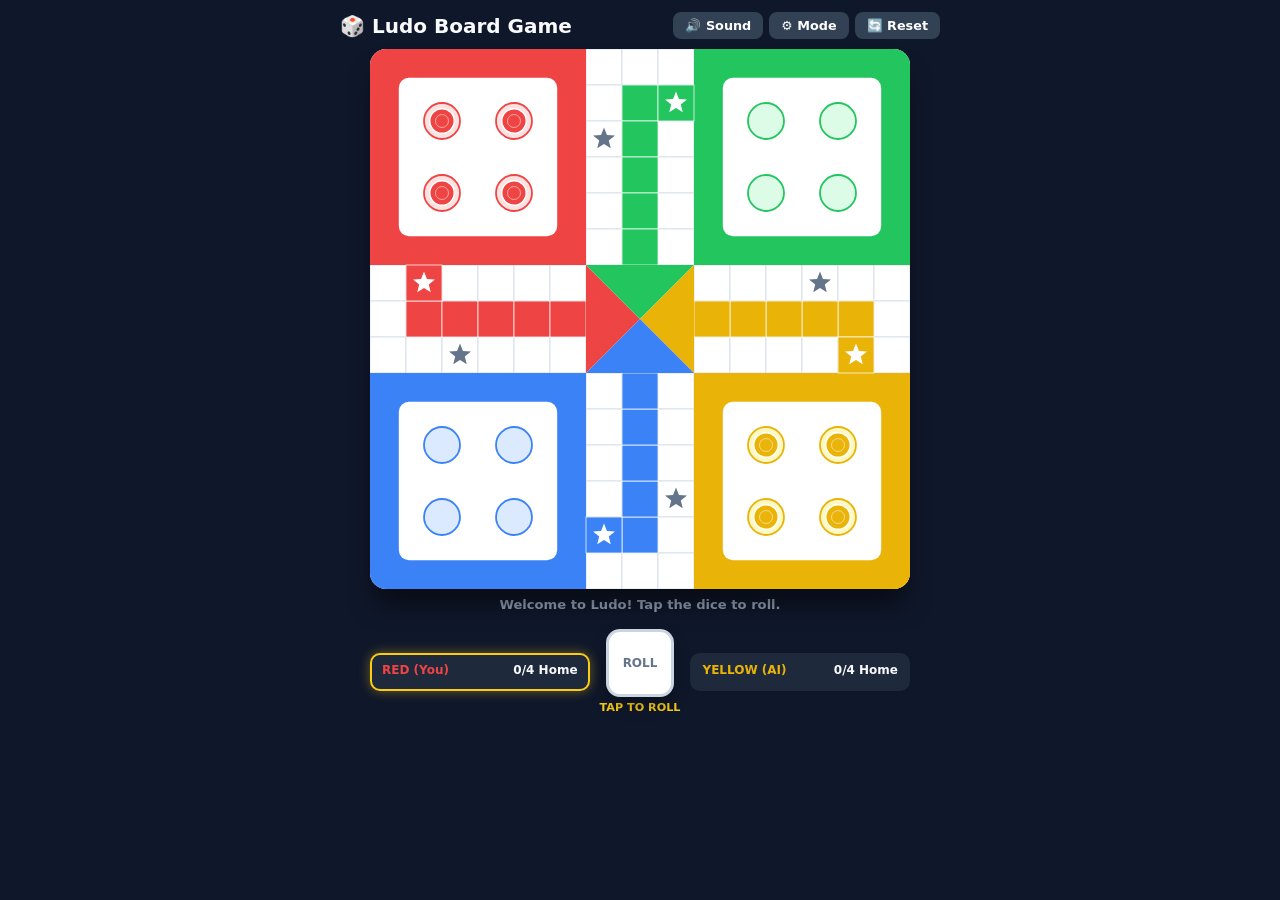
<file: public/ludo.html>
<!DOCTYPE html>
<html lang="en">
<head>
  <meta charset="UTF-8" />
  <meta name="viewport" content="width=device-width, initial-scale=1.0" />
  <title>Ludo Board Game - Standalone Single HTML</title>
  <style>
    * { box-sizing: border-box; margin: 0; padding: 0; user-select: none; font-family: system-ui, -apple-system, sans-serif; }
    body { background: #0f172a; color: #f8fafc; display: flex; flex-direction: column; align-items: center; min-height: 100vh; padding: 12px; }
    header { width: 100%; max-width: 600px; display: flex; justify-content: space-between; align-items: center; margin-bottom: 10px; }
    h1 { font-size: 1.25rem; font-weight: 800; display: flex; align-items: center; gap: 8px; color: #f8fafc; }
    .btn { background: #334155; color: white; border: none; padding: 6px 12px; border-radius: 8px; cursor: pointer; font-size: 0.8rem; font-weight: 600; display: inline-flex; align-items: center; gap: 4px; transition: background 0.15s; }
    .btn:hover { background: #475569; }
    .btn-primary { background: #4f46e5; }
    .btn-primary:hover { background: #4338ca; }
    #board-container { width: 100%; max-width: 540px; aspect-ratio: 1/1; position: relative; margin: 0 auto; box-shadow: 0 20px 25px -5px rgba(0,0,0,0.5); border-radius: 16px; overflow: hidden; background: #ffffff; }
    svg { width: 100%; height: 100%; display: block; }
    #controls { width: 100%; max-width: 540px; margin-top: 12px; display: grid; grid-template-columns: 1fr auto 1fr; gap: 10px; align-items: center; }
    .player-pill { padding: 8px 10px; border-radius: 10px; background: #1e293b; display: flex; flex-direction: column; border: 2px solid transparent; font-size: 0.75rem; transition: all 0.2s; }
    .player-pill.active { border-color: #facc15; box-shadow: 0 0 12px rgba(250,204,21,0.4); }
    .pill-header { display: flex; justify-content: space-between; font-weight: 700; margin-bottom: 4px; }
    .dice-box { display: flex; flex-direction: column; align-items: center; gap: 4px; }
    .dice-btn { width: 68px; height: 68px; border-radius: 14px; background: #ffffff; border: 3px solid #cbd5e1; cursor: pointer; display: flex; align-items: center; justify-content: center; box-shadow: 0 8px 16px rgba(0,0,0,0.3); transition: transform 0.2s; position: relative; }
    .dice-btn:active { transform: scale(0.94); }
    .dice-grid { display: grid; grid-template-columns: repeat(3, 1fr); grid-template-rows: repeat(3, 1fr); width: 44px; height: 44px; padding: 2px; }
    .pip { width: 10px; height: 10px; border-radius: 50%; background: #0f172a; margin: auto; }
    .clickable-token { cursor: pointer; }
    .clickable-token circle.pulse { animation: ringPulse 1.2s infinite ease-in-out; }
    @keyframes ringPulse { 0% { r: 38; opacity: 0.8; } 50% { r: 48; opacity: 0.2; } 100% { r: 38; opacity: 0.8; } }
    #status-ticker { width: 100%; max-width: 540px; text-align: center; font-size: 0.82rem; font-weight: 600; color: #94a3b8; margin-top: 8px; min-height: 20px; }
    .modal { position: fixed; inset: 0; background: rgba(0,0,0,0.7); display: none; align-items: center; justify-content: center; z-index: 100; padding: 16px; }
    .modal-content { background: #1e293b; border-radius: 18px; padding: 24px; max-width: 360px; width: 100%; text-align: center; border: 2px solid #334155; }
    .modal-title { font-size: 1.5rem; font-weight: 800; margin-bottom: 8px; }
  </style>
</head>
<body>
  <header>
    <h1>🎲 Ludo Board Game</h1>
    <div style="display:flex; gap:6px;">
      <button class="btn" id="sound-btn" onclick="toggleSound()">🔊 Sound</button>
      <button class="btn" onclick="openSettings()">⚙️ Mode</button>
      <button class="btn" onclick="resetGame()">🔄 Reset</button>
    </div>
  </header>

  <div id="board-container">
    <svg id="ludo-svg" viewBox="0 0 1500 1500"></svg>
  </div>

  <div id="status-ticker">Welcome to Ludo! Tap the dice to roll.</div>

  <div id="controls">
    <div id="p-card-0" class="player-pill"></div>
    <div class="dice-box">
      <button id="dice-btn" class="dice-btn" onclick="handleDiceClick()">
        <div id="dice-pips" class="dice-grid"></div>
      </button>
      <div id="dice-msg" style="font-size:0.7rem; font-weight:bold; color:#facc15;">ROLL</div>
    </div>
    <div id="p-card-1" class="player-pill"></div>
  </div>

  <!-- Win Modal -->
  <div id="win-modal" class="modal">
    <div class="modal-content">
      <div style="font-size:3rem; margin-bottom:8px;">🏆</div>
      <div id="win-title" class="modal-title">Winner!</div>
      <p id="win-desc" style="font-size:0.85rem; color:#94a3b8; margin-bottom:18px;"></p>
      <button class="btn btn-primary" style="width:100%; padding:10px;" onclick="resetGame()">Play Again</button>
    </div>
  </div>

  <!-- Settings Modal -->
  <div id="settings-modal" class="modal">
    <div class="modal-content" style="text-align:left;">
      <h2 style="font-size:1.2rem; font-weight:800; margin-bottom:12px;">Game Setup</h2>
      <label style="font-size:0.8rem; font-weight:700; color:#94a3b8;">Players</label>
      <div style="display:grid; grid-template-columns:1fr 1fr; gap:8px; margin:8px 0 16px;">
        <button id="mode-2p" class="btn btn-primary" onclick="setMode('2-player')">2 Players</button>
        <button id="mode-4p" class="btn" onclick="setMode('4-player')">4 Players</button>
      </div>
      <label style="font-size:0.8rem; font-weight:700; color:#94a3b8;">Opponents</label>
      <div style="display:grid; grid-template-columns:1fr 1fr; gap:8px; margin:8px 0 16px;">
        <button class="btn" onclick="setPreset('pvc')">Vs Computer</button>
        <button class="btn" onclick="setPreset('pvp')">Pass & Play</button>
      </div>
      <button class="btn btn-primary" style="width:100%; padding:10px; margin-top:8px;" onclick="closeSettingsAndStart()">Apply & Start</button>
    </div>
  </div>

  <script>
    const AudioCtx = window.AudioContext || window.webkitAudioContext;
    let actx = null;
    let soundEnabled = true;
    function getAudio() {
      if (!soundEnabled) return null;
      if (!actx && AudioCtx) actx = new AudioCtx();
      if (actx && actx.state === 'suspended') actx.resume();
      return actx;
    }
    function toggleSound() {
      soundEnabled = !soundEnabled;
      document.getElementById('sound-btn').innerText = soundEnabled ? '🔊 Sound' : '🔇 Muted';
    }
    function playTone(freq, duration, type='sine', gainVal=0.2) {
      const a = getAudio(); if (!a) return;
      const osc = a.createOscillator();
      const gain = a.createGain();
      osc.type = type;
      osc.frequency.setValueAtTime(freq, a.currentTime);
      gain.gain.setValueAtTime(gainVal, a.currentTime);
      gain.gain.exponentialRampToValueAtTime(0.001, a.currentTime + duration);
      osc.connect(gain); gain.connect(a.destination);
      osc.start(); osc.stop(a.currentTime + duration);
    }
    function soundDice() {
      playTone(240, 0.1, 'triangle', 0.2);
      setTimeout(() => playTone(180, 0.1, 'triangle', 0.2), 60);
      setTimeout(() => playTone(120, 0.15, 'sine', 0.3), 120);
    }
    function soundStep() { playTone(540, 0.08, 'sine', 0.15); }
    function soundExit() { playTone(620, 0.18, 'triangle', 0.25); }
    function soundCapture() { playTone(180, 0.3, 'sawtooth', 0.3); }
    function soundWin() {
      [523, 659, 783, 1046].forEach((f, i) => setTimeout(() => playTone(f, 0.3, 'triangle', 0.3), i * 140));
    }

    const COLORS = {
      red: { primary: '#ef4444', light: '#fee2e2', dark: '#b91c1c' },
      green: { primary: '#22c55e', light: '#dcfce7', dark: '#15803d' },
      yellow: { primary: '#eab308', light: '#fef9c3', dark: '#a16207' },
      blue: { primary: '#3b82f6', light: '#dbeafe', dark: '#1d4ed8' }
    };
    const TRACK = [
      {c:1,r:6},{c:2,r:6},{c:3,r:6},{c:4,r:6},{c:5,r:6},
      {c:6,r:5},{c:6,r:4},{c:6,r:3},{c:6,r:2},{c:6,r:1},{c:6,r:0},
      {c:7,r:0},
      {c:8,r:0},{c:8,r:1},{c:8,r:2},{c:8,r:3},{c:8,r:4},{c:8,r:5},
      {c:9,r:6},{c:10,r:6},{c:11,r:6},{c:12,r:6},{c:13,r:6},{c:14,r:6},
      {c:14,r:7},
      {c:14,r:8},{c:13,r:8},{c:12,r:8},{c:11,r:8},{c:10,r:8},{c:9,r:8},
      {c:8,r:9},{c:8,r:10},{c:8,r:11},{c:8,r:12},{c:8,r:13},{c:8,r:14},
      {c:7,r:14},
      {c:6,r:14},{c:6,r:13},{c:6,r:12},{c:6,r:11},{c:6,r:10},{c:6,r:9},
      {c:5,r:8},{c:4,r:8},{c:3,r:8},{c:2,r:8},{c:1,r:8},{c:0,r:8},
      {c:0,r:7},{c:0,r:6}
    ];
    const SAFES = new Set([0, 8, 13, 21, 26, 34, 39, 47]);
    const STARTS = { red: 0, green: 13, yellow: 26, blue: 39 };
    const STRETCH = {
      red: [{c:1,r:7},{c:2,r:7},{c:3,r:7},{c:4,r:7},{c:5,r:7}],
      green: [{c:7,r:1},{c:7,r:2},{c:7,r:3},{c:7,r:4},{c:7,r:5}],
      yellow: [{c:13,r:7},{c:12,r:7},{c:11,r:7},{c:10,r:7},{c:9,r:7}],
      blue: [{c:7,r:13},{c:7,r:12},{c:7,r:11},{c:7,r:10},{c:7,r:9}]
    };
    const YARDS = {
      red: [{x:200,y:200},{x:400,y:200},{x:200,y:400},{x:400,y:400}],
      green: [{x:1100,y:200},{x:1300,y:200},{x:1100,y:400},{x:1300,y:400}],
      yellow: [{x:1100,y:1100},{x:1300,y:1100},{x:1100,y:1300},{x:1300,y:1300}],
      blue: [{x:200,y:1100},{x:400,y:1100},{x:200,y:1300},{x:400,y:1300}]
    };
    const GOALS = {
      red: [{x:670,y:720},{x:670,y:780},{x:635,y:750},{x:705,y:750}],
      green: [{x:720,y:670},{x:780,y:670},{x:750,y:635},{x:750,y:705}],
      yellow: [{x:830,y:720},{x:830,y:780},{x:865,y:750},{x:795,y:750}],
      blue: [{x:720,y:830},{x:780,y:830},{x:750,y:865},{x:750,y:795}]
    };

    function starPath(cx, cy, r1, r2) {
      let p = '';
      for (let i=0; i<10; i++) {
        const a = i * Math.PI / 5 - Math.PI / 2;
        const r = i % 2 === 0 ? r1 : r2;
        p += (i===0 ? 'M ' : ' L ') + (cx + r*Math.cos(a)).toFixed(1) + ' ' + (cy + r*Math.sin(a)).toFixed(1);
      }
      return p + ' Z';
    }

    let mode = '2-player';
    let players = [];
    let activeIdx = 0;
    let diceValue = null;
    let isRolling = false;
    let canRoll = true;
    let validMoves = [];

    function initGame() {
      const activeColors = mode === '2-player' ? ['red', 'yellow'] : ['red', 'green', 'yellow', 'blue'];
      players = activeColors.map((color, idx) => ({
        color,
        name: color.toUpperCase(),
        type: idx === 0 ? 'human' : 'computer',
        tokens: [0,1,2,3].map(id => ({ id, color, step: -1 }))
      }));
      activeIdx = 0;
      diceValue = null;
      isRolling = false;
      canRoll = true;
      validMoves = [];
      drawStaticBoard();
      render();
      checkAITurn();
    }

    function drawStaticBoard() {
      const svg = document.getElementById('ludo-svg');
      let h = '';
      for (let r=0; r<15; r++) {
        for (let c=0; c<15; c++) {
          if ((r<6 && c<6) || (r<6 && c>8) || (r>8 && c<6) || (r>8 && c>8) || (r>=6 && r<=8 && c>=6 && c<=8)) continue;
          h += `<rect x="${c*100}" y="${r*100}" width="100" height="100" fill="#ffffff" stroke="#cbd5e1" stroke-width="2"/>`;
        }
      }
      const yards = [
        {col:'red', x:0, y:0, fill:COLORS.red.primary, bfill:'#fff'},
        {col:'green', x:900, y:0, fill:COLORS.green.primary, bfill:'#fff'},
        {col:'yellow', x:900, y:900, fill:COLORS.yellow.primary, bfill:'#fff'},
        {col:'blue', x:0, y:900, fill:COLORS.blue.primary, bfill:'#fff'},
      ];
      yards.forEach(y => {
        h += `<rect x="${y.x}" y="${y.y}" width="600" height="600" fill="${y.fill}"/>`;
        h += `<rect x="${y.x+80}" y="${y.y+80}" width="440" height="440" rx="28" fill="${y.bfill}"/>`;
        YARDS[y.col].forEach(pt => {
          h += `<circle cx="${pt.x}" cy="${pt.y}" r="50" fill="${COLORS[y.col].light}" stroke="${y.fill}" stroke-width="5"/>`;
        });
      });
      Object.keys(STRETCH).forEach(c => {
        STRETCH[c].forEach(cell => {
          h += `<rect x="${cell.c*100}" y="${cell.r*100}" width="100" height="100" fill="${COLORS[c].primary}" stroke="#ffffff" stroke-width="2"/>`;
        });
      });
      h += `<rect x="100" y="600" width="100" height="100" fill="${COLORS.red.primary}" stroke="#ffffff" stroke-width="2"/>`;
      h += `<rect x="800" y="100" width="100" height="100" fill="${COLORS.green.primary}" stroke="#ffffff" stroke-width="2"/>`;
      h += `<rect x="1300" y="800" width="100" height="100" fill="${COLORS.yellow.primary}" stroke="#ffffff" stroke-width="2"/>`;
      h += `<rect x="600" y="1300" width="100" height="100" fill="${COLORS.blue.primary}" stroke="#ffffff" stroke-width="2"/>`;
      SAFES.forEach(idx => {
        const cell = TRACK[idx];
        const isStart = [0,13,26,39].includes(idx);
        h += `<path d="${starPath(cell.c*100+50, cell.r*100+50, 32, 14)}" fill="${isStart ? '#ffffff' : '#64748b'}"/>`;
      });
      h += `<rect x="600" y="600" width="300" height="300" fill="#fff"/>`;
      h += `<polygon points="600,600 750,750 600,900" fill="${COLORS.red.primary}"/>`;
      h += `<polygon points="600,600 900,600 750,750" fill="${COLORS.green.primary}"/>`;
      h += `<polygon points="900,600 900,900 750,750" fill="${COLORS.yellow.primary}"/>`;
      h += `<polygon points="600,900 900,900 750,750" fill="${COLORS.blue.primary}"/>`;
      h += `<g id="dynamic-tokens-layer"></g>`;
      svg.innerHTML = h;
    }

    function getPixelCoord(token) {
      if (token.step === -1) return YARDS[token.color][token.id];
      if (token.step >= 56) return GOALS[token.color][token.id];
      if (token.step >= 51 && token.step <= 55) {
        const cell = STRETCH[token.color][token.step - 51];
        return { x: cell.c * 100 + 50, y: cell.r * 100 + 50 };
      }
      const trackIdx = (STARTS[token.color] + token.step) % 52;
      const cell = TRACK[trackIdx];
      return { x: cell.c * 100 + 50, y: cell.r * 100 + 50 };
    }

    function renderTokens() {
      const layer = document.getElementById('dynamic-tokens-layer');
      if (!layer) return;
      let h = '';
      players.forEach(p => {
        const isCurrent = players[activeIdx].color === p.color;
        p.tokens.forEach(t => {
          const pt = getPixelCoord(t);
          const isClickable = isCurrent && canRoll === false && !isRolling && validMoves.some(m => m.tokenId === t.id);
          h += `<g transform="translate(${pt.x}, ${pt.y})" ${isClickable ? `onclick="handleTokenClick(${t.id})" class="clickable-token"` : ''}>`;
          if (isClickable) {
            h += `<circle class="pulse" r="44" fill="none" stroke="#facc15" stroke-width="6"/>`;
          }
          h += `<circle r="34" fill="${COLORS[t.color].primary}" stroke="#ffffff" stroke-width="4"/>`;
          h += `<circle r="18" fill="none" stroke="rgba(255,255,255,0.7)" stroke-width="2"/>`;
          if (t.step >= 56) {
            h += `<path d="M -7 -1 L -2 4 L 7 -5" fill="none" stroke="#fff" stroke-width="3" stroke-linecap="round"/>`;
          }
          h += `</g>`;
        });
      });
      layer.innerHTML = h;
    }

    function renderDice() {
      const pipsBox = document.getElementById('dice-pips');
      const msgBox = document.getElementById('dice-msg');
      const activeP = players[activeIdx];
      if (!diceValue) {
        pipsBox.innerHTML = '<div style="grid-column: span 3; grid-row: span 3; display:flex; align-items:center; justify-content:center; font-weight:800; font-size:12px; color:#64748b;">ROLL</div>';
      } else {
        const pipMap = {
          1: [4],
          2: [0, 8],
          3: [0, 4, 8],
          4: [0, 2, 6, 8],
          5: [0, 2, 4, 6, 8],
          6: [0, 2, 3, 5, 6, 8]
        };
        let ph = '';
        for (let i=0; i<9; i++) {
          if (pipMap[diceValue].includes(i)) {
            ph += `<div class="pip" style="background:${diceValue===6 ? COLORS[activeP.color].primary : '#0f172a'}"></div>`;
          } else {
            ph += '<div></div>';
          }
        }
        pipsBox.innerHTML = ph;
      }
      msgBox.innerText = canRoll ? (activeP.type==='human' ? 'TAP TO ROLL' : 'AI ROLLING...') : 'SELECT PIECE';
    }

    function renderCards() {
      const c0 = document.getElementById('p-card-0');
      const c1 = document.getElementById('p-card-1');
      if (players[0]) {
        const home0 = players[0].tokens.filter(t=>t.step>=56).length;
        c0.className = 'player-pill ' + (activeIdx === 0 ? 'active' : '');
        c0.innerHTML = `<div class="pill-header"><span style="color:${COLORS[players[0].color].primary};">${players[0].name} (${players[0].type==='human'?'You':'AI'})</span><span>${home0}/4 Home</span></div>`;
      }
      if (players[1]) {
        const home1 = players[1].tokens.filter(t=>t.step>=56).length;
        c1.className = 'player-pill ' + (activeIdx === 1 ? 'active' : '');
        c1.innerHTML = `<div class="pill-header"><span style="color:${COLORS[players[1].color].primary};">${players[1].name} (${players[1].type==='human'?'Human':'AI'})</span><span>${home1}/4 Home</span></div>`;
      }
    }

    function render() {
      renderTokens();
      renderDice();
      renderCards();
    }

    function handleDiceClick() {
      if (!canRoll || isRolling) return;
      rollDice();
    }

    function rollDice() {
      isRolling = true;
      canRoll = false;
      soundDice();
      const diceBtn = document.getElementById('dice-btn');
      diceBtn.style.transform = 'rotate(360deg)';
      
      let count = 0;
      const anim = setInterval(() => {
        diceValue = Math.floor(Math.random() * 6) + 1;
        renderDice();
        count++;
        if (count > 7) {
          clearInterval(anim);
          diceBtn.style.transform = 'none';
          isRolling = false;
          onDiceLanded();
        }
      }, 50);
    }

    function onDiceLanded() {
      const p = players[activeIdx];
      validMoves = calculateValidMoves(p, diceValue);
      setTicker(`${p.name} rolled a ${diceValue}!`);

      if (validMoves.length === 0) {
        setTicker(`${p.name} rolled ${diceValue} - No moves available!`);
        setTimeout(passTurn, 1000);
      } else if (p.type === 'computer') {
        setTimeout(executeAIMove, 700);
      } else {
        render();
      }
    }

    function calculateValidMoves(player, roll) {
      const moves = [];
      player.tokens.forEach(t => {
        if (t.step >= 56) return;
        if (t.step === -1) {
          if (roll === 6) moves.push({ tokenId: t.id, toStep: 0, isExit: true });
        } else {
          if (t.step + roll <= 56) {
            moves.push({ tokenId: t.id, toStep: t.step + roll, isExit: false });
          }
        }
      });
      return moves;
    }

    function handleTokenClick(tokenId) {
      if (canRoll || isRolling) return;
      const move = validMoves.find(m => m.tokenId === tokenId);
      if (!move) return;
      executeMove(move);
    }

    function executeAIMove() {
      if (validMoves.length === 0) return;
      let bestMove = validMoves[0];
      let bestScore = -1;
      validMoves.forEach(m => {
        let score = m.toStep;
        if (m.isExit) score += 200;
        if (m.toStep === 56) score += 800;
        if (score > bestScore) {
          bestScore = score;
          bestMove = m;
        }
      });
      executeMove(bestMove);
    }

    function executeMove(move) {
      const p = players[activeIdx];
      const token = p.tokens.find(t => t.id === move.tokenId);
      token.step = move.toStep;
      validMoves = [];

      if (move.isExit) {
        soundExit();
        setTicker(`${p.name} exited base!`);
      } else if (token.step === 56) {
        soundWin();
        setTicker(`${p.name} reached HOME!`);
      } else {
        soundStep();
      }

      // Check captures
      let captured = false;
      if (token.step >= 0 && token.step <= 50) {
        const myTrack = (STARTS[p.color] + token.step) % 52;
        if (!SAFES.has(myTrack)) {
          players.forEach(otherP => {
            if (otherP.color === p.color) return;
            otherP.tokens.forEach(ot => {
              if (ot.step >= 0 && ot.step <= 50) {
                const oppTrack = (STARTS[ot.color] + ot.step) % 52;
                if (oppTrack === myTrack) {
                  ot.step = -1;
                  captured = true;
                  soundCapture();
                  setTicker(`${p.name} captured ${otherP.name}'s token!`);
                }
              }
            });
          });
        }
      }

      render();

      if (p.tokens.every(t => t.step >= 56)) {
        showVictory(p);
        return;
      }

      const getsBonus = (diceValue === 6 || captured);
      if (getsBonus) {
        setTicker(`${p.name} gets a BONUS TURN!`);
        canRoll = true;
        render();
        checkAITurn();
      } else {
        setTimeout(passTurn, 600);
      }
    }

    function passTurn() {
      activeIdx = (activeIdx + 1) % players.length;
      canRoll = true;
      validMoves = [];
      const nextP = players[activeIdx];
      setTicker(`${nextP.name}'s turn`);
      render();
      checkAITurn();
    }

    function checkAITurn() {
      const p = players[activeIdx];
      if (p.type === 'computer' && canRoll && !isRolling) {
        setTimeout(rollDice, 800);
      }
    }

    function setTicker(msg) {
      document.getElementById('status-ticker').innerText = msg;
    }

    function showVictory(player) {
      soundWin();
      document.getElementById('win-title').innerText = `${player.name} Wins!`;
      document.getElementById('win-desc').innerText = `All 4 tokens reached home goal!`;
      document.getElementById('win-modal').style.display = 'flex';
    }

    function openSettings() { document.getElementById('settings-modal').style.display = 'flex'; }
    function closeSettingsAndStart() {
      document.getElementById('settings-modal').style.display = 'none';
      initGame();
    }
    function setMode(m) {
      mode = m;
      document.getElementById('mode-2p').className = m === '2-player' ? 'btn btn-primary' : 'btn';
      document.getElementById('mode-4p').className = m === '4-player' ? 'btn btn-primary' : 'btn';
    }
    function setPreset(pr) {
      initGame();
      document.getElementById('settings-modal').style.display = 'none';
    }
    function resetGame() {
      document.getElementById('win-modal').style.display = 'none';
      initGame();
    }

    window.onload = initGame;
  </script>
</body>
</html>
</file>
